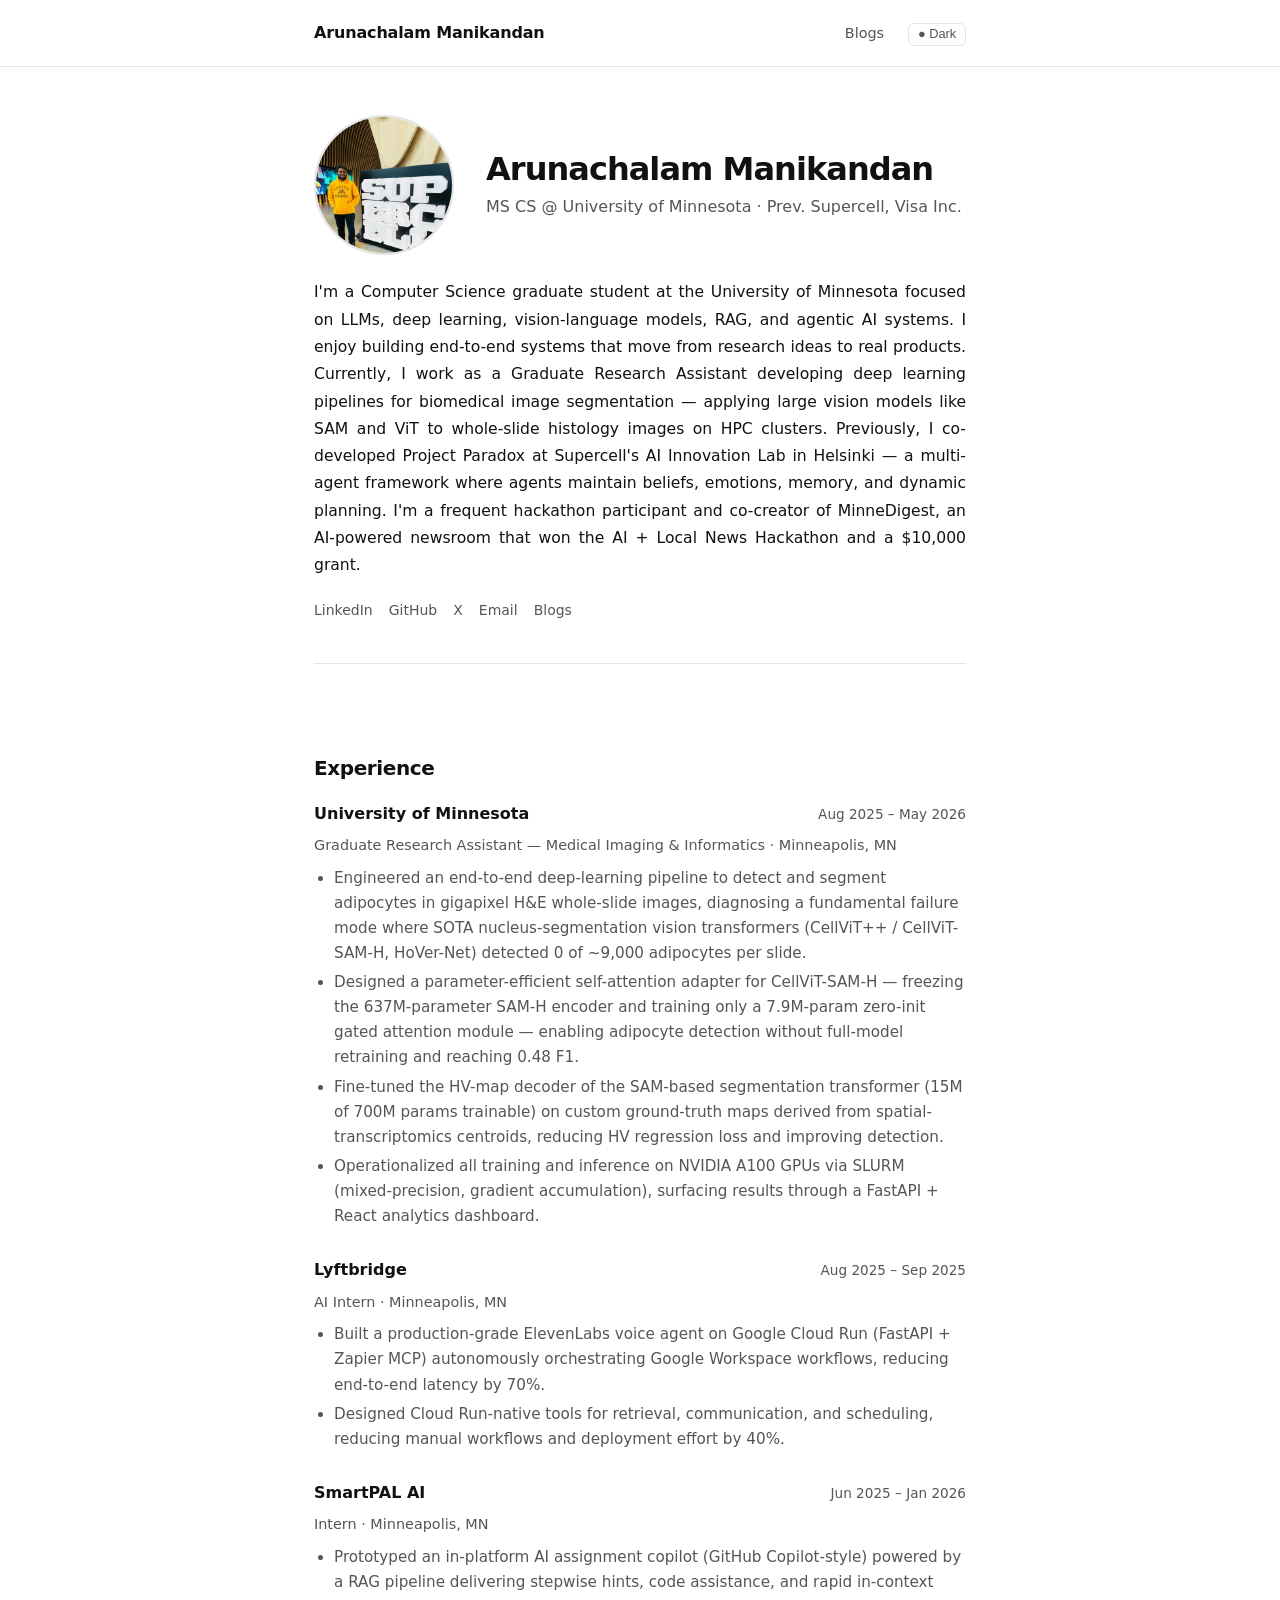
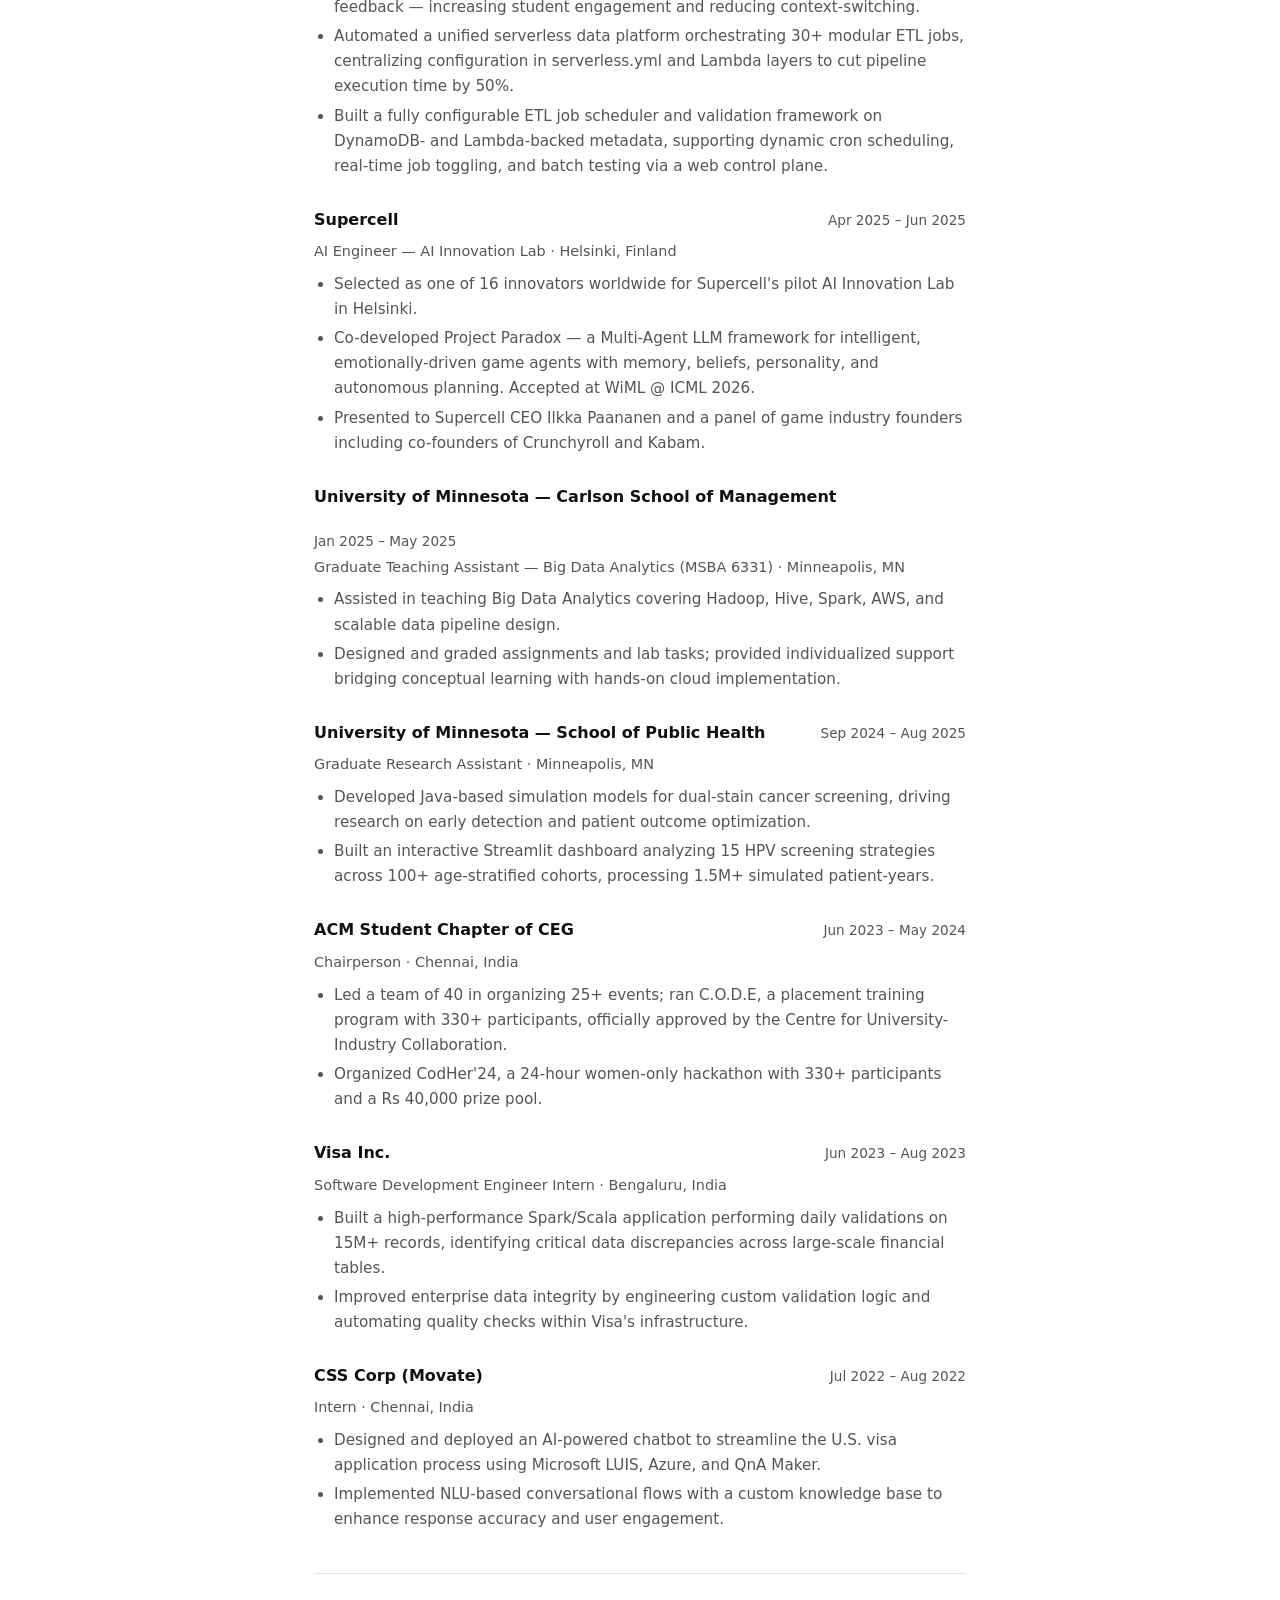
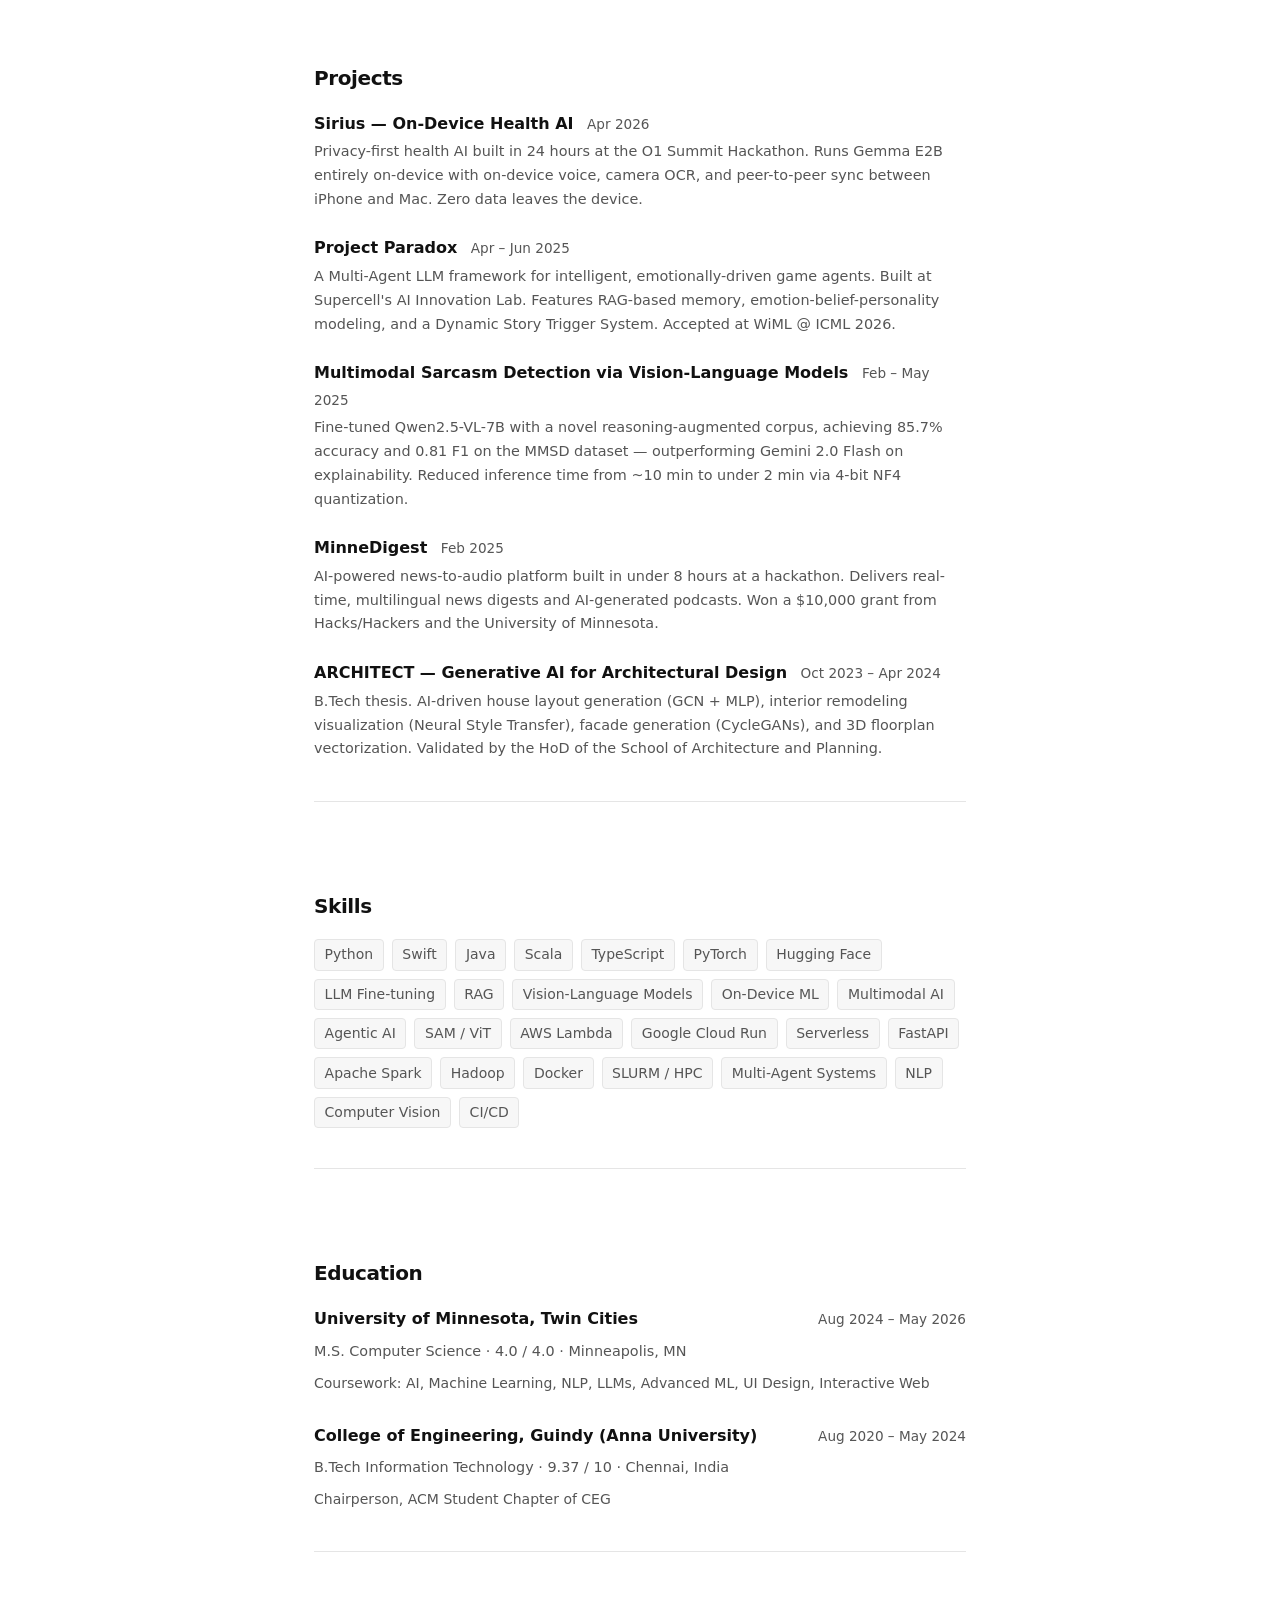
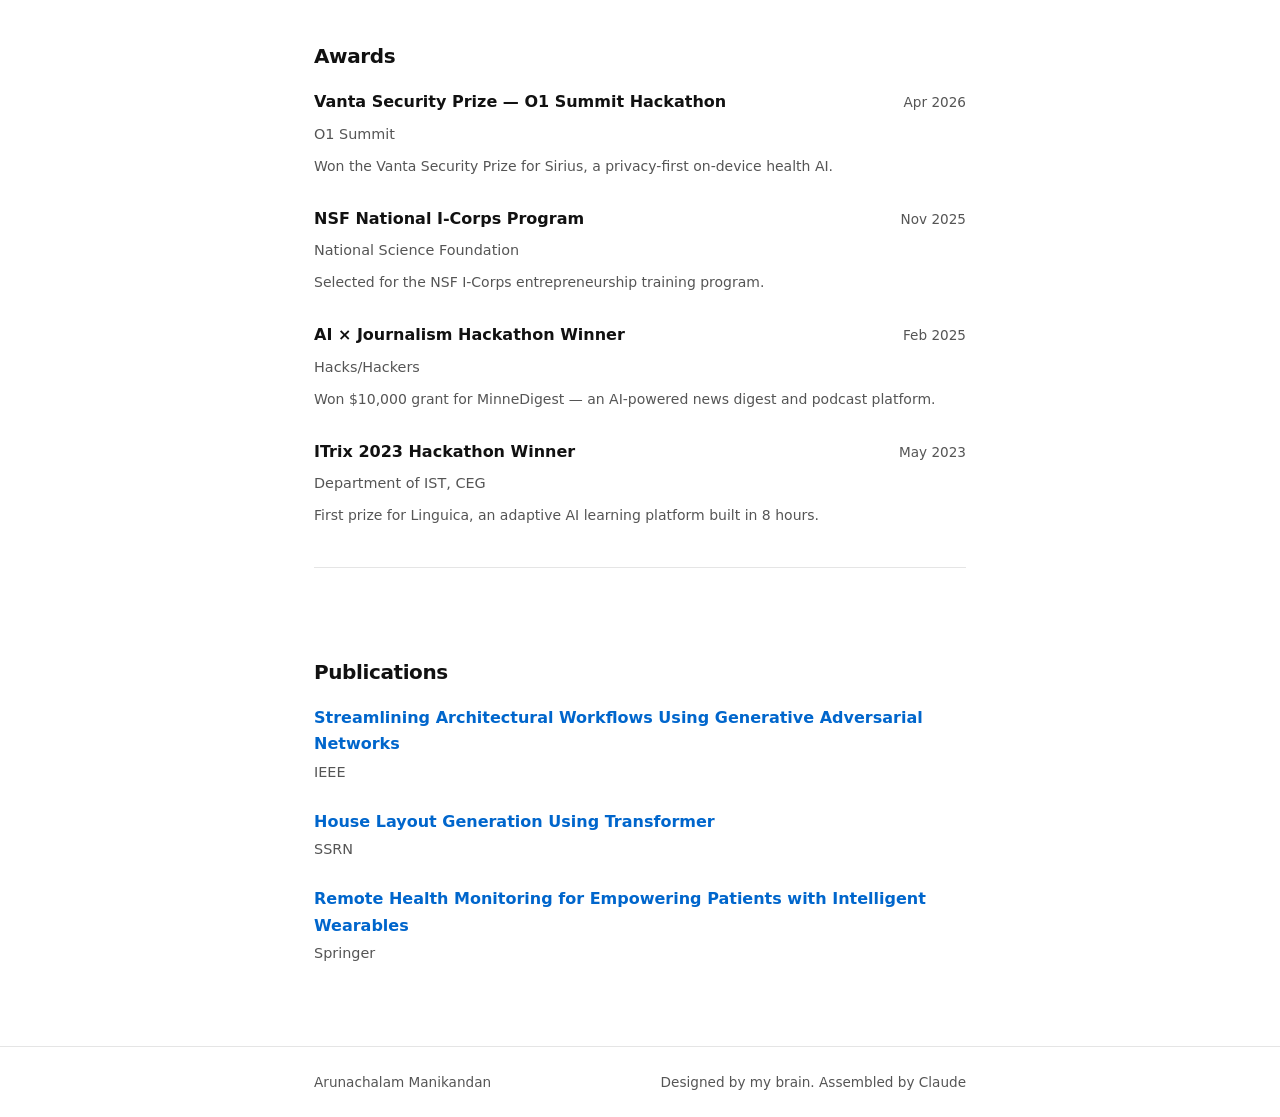
<file: index.html>
<!DOCTYPE html>
<html lang="en">
<head>
  <meta charset="UTF-8" />
  <meta name="viewport" content="width=device-width, initial-scale=1.0" />
  <title>Arunachalam Manikandan</title>
  <meta name="description" content="CS Grad Student at UMN · AI Engineer · Builder" />
  <link rel="icon" type="image/svg+xml" href="favicon.svg" />
  <link rel="stylesheet" href="style.css" />
</head>
<body>

  <nav>
    <div class="container">
      <a href="index.html" class="nav-name">Arunachalam Manikandan</a>
      <ul class="nav-links">
        <li><a href="blog.html">Blogs</a></li>
        <li><button class="theme-toggle" id="theme-btn" aria-label="Toggle theme">○ Light</button></li>
      </ul>
    </div>
  </nav>

  <main>
    <div class="container" id="profile-root">
      <p class="loading">Loading…</p>
    </div>
  </main>

  <div class="lightbox-overlay" id="lightbox">
    <img src="assets/avatar.jpg" alt="Arunachalam Manikandan" />
  </div>

  <footer>
    <div class="container">
      <span id="footer-name">Arunachalam Manikandan</span>
      <span>Designed by my brain. Assembled by Claude</span>
    </div>
  </footer>

  <script>
    (function() {
      const saved = localStorage.getItem('theme');
      const prefersDark = window.matchMedia('(prefers-color-scheme: dark)').matches;
      const theme = saved || (prefersDark ? 'dark' : 'light');
      document.documentElement.setAttribute('data-theme', theme);
    })();
  </script>
  <script>
    async function loadProfile() {
      const root = document.getElementById('profile-root');
      try {
        const res = await fetch('profile.json');
        if (!res.ok) throw new Error('Could not load profile data.');
        const p = await res.json();

        document.title = p.name;
        document.querySelector('meta[name="description"]').content = p.tagline;
        document.getElementById('footer-name').textContent = p.name;
        document.querySelector('.nav-name').textContent = p.name;

        root.innerHTML = `
          ${bio(p)}
          ${experience(p.experience)}
          ${projects(p.projects)}
          ${skills(p.skills)}
          ${education(p.education)}
          ${awards(p.awards)}
          ${publications(p.publications)}
        `;
      } catch (err) {
        root.innerHTML = `<p class="error-msg">${err.message}</p>`;
      }
    }

    function bio(p) {
      const links = Object.entries({
        LinkedIn: p.links.linkedin,
        GitHub:   p.links.github,
        X:        p.links.x,
        Email:    p.links.email ? `mailto:${p.links.email}` : null,
        Blogs:    'blog.html',
      })
        .filter(([, href]) => href)
        .map(([label, href]) => `<li><a href="${href}" ${href.startsWith('http') ? 'target="_blank" rel="noopener"' : ''}>${label}</a></li>`)
        .join('');

      return `
        <div class="section profile-header">
          <div class="profile-intro">
            <img src="assets/avatar.jpg" alt="${esc(p.name)}" class="profile-photo" />
            <div class="profile-intro-text">
              <h1>${esc(p.name)}</h1>
              <p class="tagline">${esc(p.tagline)}</p>
            </div>
          </div>
          <p class="bio">${esc(p.bio)}</p>
          <ul class="links-row">${links}</ul>
        </div>
      `;
    }

    function experience(items) {
      const entries = items.map(e => `
        <div class="entry">
          <div class="entry-header">
            <h3>${esc(e.company)}</h3>
            <span class="entry-meta">${esc(e.start)} – ${esc(e.end)}</span>
          </div>
          <p class="entry-sub">${esc(e.role)} · ${esc(e.location)}</p>
          ${e.bullets.length ? `<ul>${e.bullets.map(b => `<li>${esc(b)}</li>`).join('')}</ul>` : ''}
        </div>
      `).join('');
      return `<div class="section"><h2>Experience</h2>${entries}</div>`;
    }

    function projects(items) {
      const cards = items.map(proj => `
        <div class="project">
          <p class="project-title">
            ${proj.link
              ? `<a href="${proj.link}" target="_blank" rel="noopener">${esc(proj.name)}</a>`
              : esc(proj.name)}
            <span style="font-weight:400; color:var(--text-muted); font-size:0.85rem; margin-left:0.5rem;">${esc(proj.date)}</span>
          </p>
          <p class="project-desc">${esc(proj.description)}</p>
        </div>
      `).join('');
      return `<div class="section"><h2>Projects</h2>${cards}</div>`;
    }

    function skills(items) {
      const tags = items.map(s => `<li>${esc(s)}</li>`).join('');
      return `<div class="section"><h2>Skills</h2><ul class="skills-list">${tags}</ul></div>`;
    }

    function education(items) {
      const entries = items.map(e => `
        <div class="entry">
          <div class="entry-header">
            <h3>${esc(e.school)}</h3>
            <span class="entry-meta">${esc(e.start)} – ${esc(e.end)}</span>
          </div>
          <p class="entry-sub">${esc(e.degree)} · ${esc(e.gpa)} · ${esc(e.location)}</p>
          ${e.notes ? `<p style="font-size:0.875rem; color:var(--text-muted);">${esc(e.notes)}</p>` : ''}
        </div>
      `).join('');
      return `<div class="section"><h2>Education</h2>${entries}</div>`;
    }

    function awards(items) {
      const entries = items.map(a => `
        <div class="entry">
          <div class="entry-header">
            <h3>${esc(a.title)}</h3>
            <span class="entry-meta">${esc(a.date)}</span>
          </div>
          <p class="entry-sub">${esc(a.issuer)}</p>
          <p style="font-size:0.875rem; color:var(--text-muted);">${esc(a.description)}</p>
        </div>
      `).join('');
      return `<div class="section"><h2>Awards</h2>${entries}</div>`;
    }

    function publications(items) {
      const entries = items.map(pub => `
        <div class="project">
          <p class="project-title">
            <a href="${pub.link}" target="_blank" rel="noopener">${esc(pub.title)}</a>
          </p>
          <p class="project-desc">${esc(pub.venue)}</p>
        </div>
      `).join('');
      return `<div class="section"><h2>Publications</h2>${entries}</div>`;
    }

    function esc(str) {
      if (!str) return '';
      return String(str)
        .replace(/&/g, '&amp;')
        .replace(/</g, '&lt;')
        .replace(/>/g, '&gt;')
        .replace(/"/g, '&quot;');
    }

    loadProfile();

    // Lightbox — double-click profile photo
    document.addEventListener('dblclick', e => {
      if (e.target.classList.contains('profile-photo')) {
        document.getElementById('lightbox').classList.add('open');
      }
    });
    document.getElementById('lightbox').addEventListener('click', () => {
      document.getElementById('lightbox').classList.remove('open');
    });
    document.addEventListener('keydown', e => {
      if (e.key === 'Escape') document.getElementById('lightbox').classList.remove('open');
    });

    // Theme toggle
    const btn = document.getElementById('theme-btn');
    function applyTheme(t) {
      document.documentElement.setAttribute('data-theme', t);
      localStorage.setItem('theme', t);
      btn.textContent = t === 'dark' ? '○ Light' : '● Dark';
    }
    applyTheme(localStorage.getItem('theme') || (window.matchMedia('(prefers-color-scheme: dark)').matches ? 'dark' : 'light'));
    btn.addEventListener('click', () => {
      applyTheme(document.documentElement.getAttribute('data-theme') === 'dark' ? 'light' : 'dark');
    });
  </script>

</body>
</html>
</file>
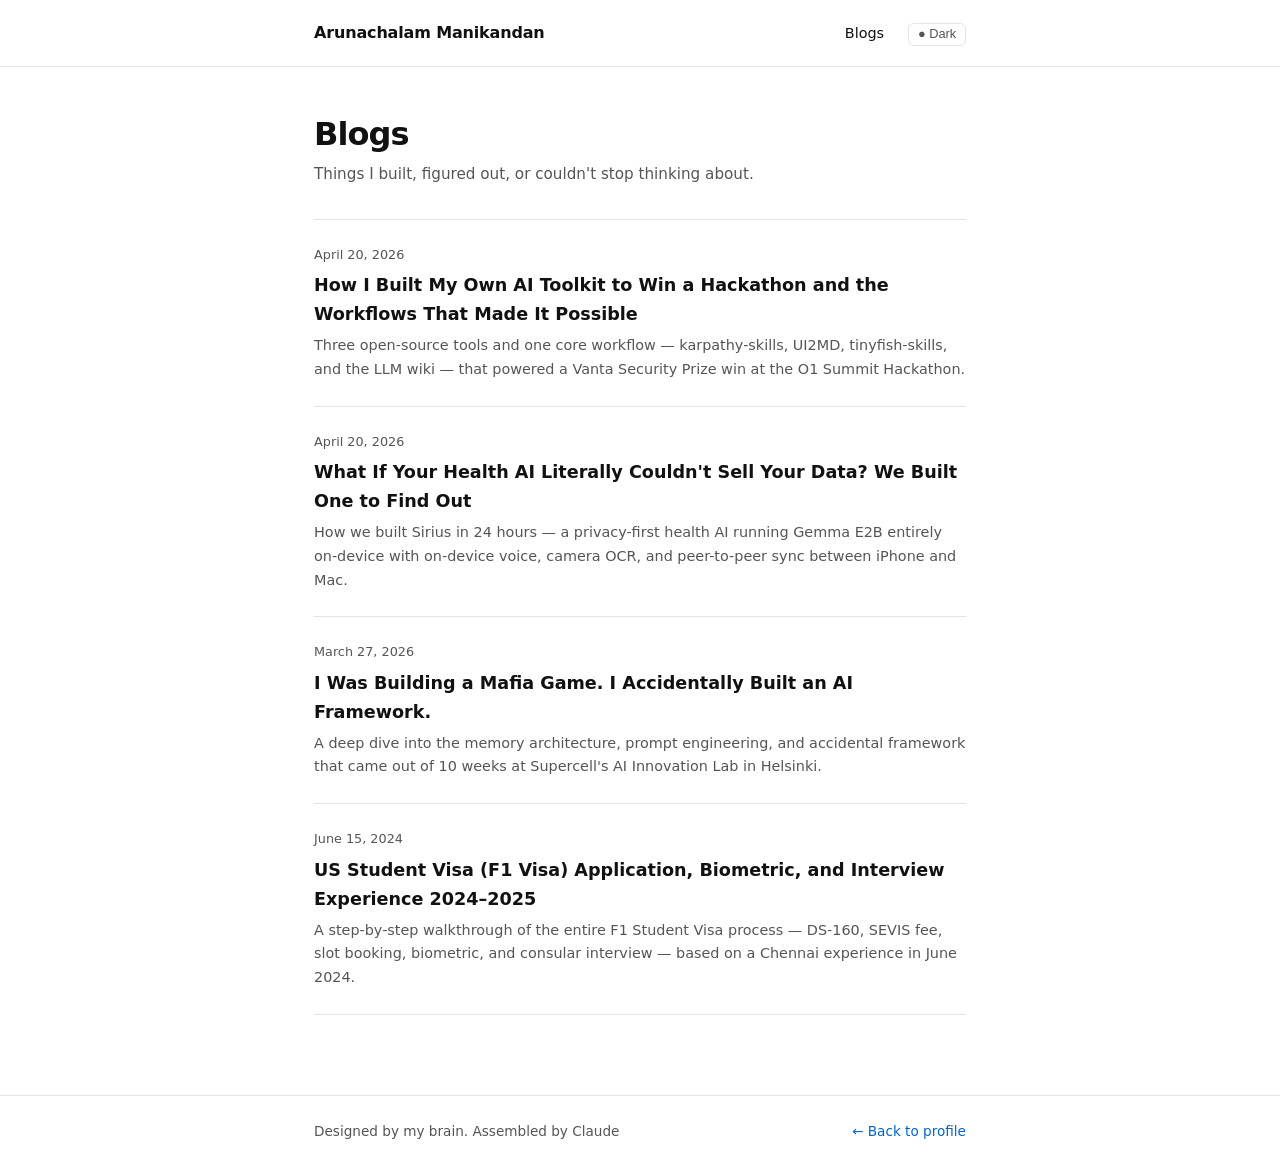
<file: blog.html>
<!DOCTYPE html>
<html lang="en">
<head>
  <meta charset="UTF-8" />
  <meta name="viewport" content="width=device-width, initial-scale=1.0" />
  <title>Blogs · Arunachalam Manikandan</title>
  <meta name="description" content="Writing on software, systems, and ideas." />
  <link rel="icon" type="image/svg+xml" href="favicon.svg" />
  <link rel="stylesheet" href="style.css" />
</head>
<body>

  <nav>
    <div class="container">
      <a href="index.html" class="nav-name">Arunachalam Manikandan</a>
      <ul class="nav-links">
        <li><a href="blog.html" class="active">Blogs</a></li>
        <li><button class="theme-toggle" id="theme-btn" aria-label="Toggle theme">○ Light</button></li>
      </ul>
    </div>
  </nav>

  <main>
    <div class="container">
      <div class="section">
        <h1>Blogs</h1>
        <p style="color: var(--text-muted); margin-top: 0.5rem; font-size: 0.95rem;">
          Things I built, figured out, or couldn't stop thinking about.
        </p>
        <ul class="post-list" id="post-list" style="margin-top: 2rem;">
          <li class="loading">Loading posts…</li>
        </ul>
      </div>
    </div>
  </main>

  <footer>
    <div class="container">
      <span>Designed by my brain. Assembled by Claude</span>
      <a href="index.html">← Back to profile</a>
    </div>
  </footer>

  <script>
    (function() {
      const saved = localStorage.getItem('theme');
      const prefersDark = window.matchMedia('(prefers-color-scheme: dark)').matches;
      document.documentElement.setAttribute('data-theme', saved || (prefersDark ? 'dark' : 'light'));
    })();
  </script>
  <script>
    async function loadPosts() {
      const list = document.getElementById('post-list');

      try {
        const res = await fetch('posts/manifest.json');
        if (!res.ok) throw new Error('Could not load posts.');
        const posts = await res.json();

        if (posts.length === 0) {
          list.innerHTML = '<li class="loading">No posts yet.</li>';
          return;
        }

        list.innerHTML = posts
          .sort((a, b) => new Date(b.date) - new Date(a.date))
          .map(post => `
            <li class="post-item">
              <a href="post.html?slug=${encodeURIComponent(post.slug)}">
                <p class="post-date">${formatDate(post.date)}</p>
                <p class="post-title">${escapeHtml(post.title)}</p>
                ${post.description ? `<p class="post-desc">${escapeHtml(post.description)}</p>` : ''}
              </a>
            </li>
          `).join('');
      } catch (err) {
        list.innerHTML = `<li class="error-msg">Failed to load posts: ${err.message}</li>`;
      }
    }

    function formatDate(dateStr) {
      return new Date(dateStr).toLocaleDateString('en-US', {
        year: 'numeric', month: 'long', day: 'numeric'
      });
    }

    function escapeHtml(str) {
      return str
        .replace(/&/g, '&amp;')
        .replace(/</g, '&lt;')
        .replace(/>/g, '&gt;')
        .replace(/"/g, '&quot;');
    }

    loadPosts();

    const btn = document.getElementById('theme-btn');
    function applyTheme(t) {
      document.documentElement.setAttribute('data-theme', t);
      localStorage.setItem('theme', t);
      btn.textContent = t === 'dark' ? '○ Light' : '● Dark';
    }
    applyTheme(localStorage.getItem('theme') || (window.matchMedia('(prefers-color-scheme: dark)').matches ? 'dark' : 'light'));
    btn.addEventListener('click', () => {
      applyTheme(document.documentElement.getAttribute('data-theme') === 'dark' ? 'light' : 'dark');
    });
  </script>

</body>
</html>
</file>
<file: style.css>
/* ── Design tokens ───────────────────────────────────────────── */
:root {
  --bg:        #ffffff;
  --bg-subtle: #f7f7f7;
  --text:      #111111;
  --text-muted:#555555;
  --border:    #e5e5e5;
  --accent:    #0066cc;
  --max-w:     700px;
  --font:      system-ui, -apple-system, BlinkMacSystemFont, "Segoe UI", sans-serif;
  --mono:      ui-monospace, "SFMono-Regular", Menlo, monospace;
}

@media (prefers-color-scheme: dark) {
  :root:not([data-theme="light"]) {
    --bg:        #0f0f0f;
    --bg-subtle: #1a1a1a;
    --text:      #eeeeee;
    --text-muted:#888888;
    --border:    #2a2a2a;
    --accent:    #4d9fff;
  }
}

[data-theme="dark"] {
  --bg:        #0f0f0f;
  --bg-subtle: #1a1a1a;
  --text:      #eeeeee;
  --text-muted:#888888;
  --border:    #2a2a2a;
  --accent:    #4d9fff;
}

[data-theme="light"] {
  --bg:        #ffffff;
  --bg-subtle: #f7f7f7;
  --text:      #111111;
  --text-muted:#555555;
  --border:    #e5e5e5;
  --accent:    #0066cc;
}

/* ── Reset ───────────────────────────────────────────────────── */
*, *::before, *::after { box-sizing: border-box; margin: 0; padding: 0; }

/* ── Base ────────────────────────────────────────────────────── */
html { font-size: 16px; -webkit-text-size-adjust: 100%; }

body {
  background: var(--bg);
  color: var(--text);
  font-family: var(--font);
  line-height: 1.65;
  min-height: 100vh;
  display: flex;
  flex-direction: column;
}

/* ── Layout ──────────────────────────────────────────────────── */
.container {
  width: 100%;
  max-width: var(--max-w);
  margin: 0 auto;
  padding: 0 1.5rem;
}

main {
  flex: 1;
  padding: 3rem 0 5rem;
}

/* ── Nav ─────────────────────────────────────────────────────── */
nav {
  border-bottom: 1px solid var(--border);
  padding: 1.25rem 0;
}

nav .container {
  display: flex;
  align-items: center;
  justify-content: space-between;
}

nav .nav-name {
  font-weight: 600;
  font-size: 1rem;
  color: var(--text);
  text-decoration: none;
  letter-spacing: -0.01em;
  transition: color 0.15s;
}

nav .nav-name:hover {
  color: var(--accent);
  opacity: 1;
}

nav .nav-links {
  display: flex;
  gap: 1.5rem;
  list-style: none;
}

nav .nav-links a {
  font-size: 0.9rem;
  color: var(--text-muted);
  text-decoration: none;
}

nav .nav-links a:hover,
nav .nav-links a.active {
  color: var(--text);
}

.theme-toggle {
  background: none;
  border: 1px solid var(--border);
  border-radius: 6px;
  color: var(--text-muted);
  cursor: pointer;
  font-size: 0.8rem;
  padding: 0.25rem 0.55rem;
  line-height: 1;
  transition: color 0.15s, border-color 0.15s;
}

.theme-toggle:hover {
  color: var(--text);
  border-color: var(--text-muted);
}

/* ── Typography ──────────────────────────────────────────────── */
h1 { font-size: 2rem; font-weight: 700; letter-spacing: -0.03em; line-height: 1.2; }
h2 { font-size: 1.25rem; font-weight: 600; letter-spacing: -0.02em; margin-top: 3rem; margin-bottom: 1rem; }
h3 { font-size: 1rem; font-weight: 600; margin-bottom: 0.25rem; }

p { margin-bottom: 1rem; }
p:last-child { margin-bottom: 0; }

a { color: var(--accent); text-decoration: none; }
a:hover { opacity: 0.75; }

/* ── Section divider ─────────────────────────────────────────── */
.section {
  padding-top: 2.5rem;
  border-top: 1px solid var(--border);
  margin-top: 2.5rem;
}

.section:first-child {
  border-top: none;
  margin-top: 0;
  padding-top: 0;
}

/* ── Footer ──────────────────────────────────────────────────── */
footer {
  border-top: 1px solid var(--border);
  padding: 1.5rem 0;
  font-size: 0.85rem;
  color: var(--text-muted);
}

footer .container {
  display: flex;
  justify-content: space-between;
  align-items: center;
  gap: 1rem;
  flex-wrap: wrap;
}

/* ── Profile header ──────────────────────────────────────────── */
.profile-header { margin-bottom: 2rem; }

.profile-intro {
  display: flex;
  align-items: center;
  gap: 2rem;
  margin-bottom: 1.5rem;
}

.profile-photo {
  width: 140px;
  height: 140px;
  border-radius: 50%;
  object-fit: cover;
  object-position: 25% top;
  flex-shrink: 0;
  border: 2px solid var(--border);
}

.profile-intro-text { flex: 1; }
.profile-intro-text h1 { margin-bottom: 0.35rem; }

.profile-header .tagline {
  font-size: 1rem;
  color: var(--text-muted);
  margin-bottom: 0;
}

.profile-header .bio {
  font-size: 0.975rem;
  text-align: justify;
  hyphens: auto;
  line-height: 1.75;
  margin-top: 1.25rem;
}

@media (max-width: 480px) {
  .profile-intro { gap: 1.25rem; }
  .profile-photo { width: 90px; height: 90px; }
}

/* ── Links row ───────────────────────────────────────────────── */
.links-row {
  display: flex;
  flex-wrap: wrap;
  gap: 1rem;
  list-style: none;
  margin-top: 1.25rem;
}

.links-row a {
  font-size: 0.875rem;
  color: var(--text-muted);
  display: flex;
  align-items: center;
  gap: 0.35rem;
}

.links-row a:hover { color: var(--accent); text-decoration: none; }

/* ── Experience / Education entries ──────────────────────────── */
.entry { margin-bottom: 1.75rem; }
.entry:last-child { margin-bottom: 0; }

.entry-header {
  display: flex;
  justify-content: space-between;
  align-items: baseline;
  gap: 1rem;
  flex-wrap: wrap;
  margin-bottom: 0.2rem;
}

.entry-meta {
  font-size: 0.85rem;
  color: var(--text-muted);
  white-space: nowrap;
}

.entry-sub {
  font-size: 0.9rem;
  color: var(--text-muted);
  margin-bottom: 0.5rem;
}

.entry ul {
  padding-left: 1.25rem;
  font-size: 0.95rem;
  color: var(--text-muted);
}

.entry ul li { margin-bottom: 0.25rem; }

/* ── Projects ────────────────────────────────────────────────── */
.project { margin-bottom: 1.5rem; }
.project:last-child { margin-bottom: 0; }

.project-title {
  font-weight: 600;
  font-size: 1rem;
  margin-bottom: 0.2rem;
}

.project-desc {
  font-size: 0.9rem;
  color: var(--text-muted);
  margin-bottom: 0.3rem;
}

/* ── Skills ──────────────────────────────────────────────────── */
.skills-list {
  display: flex;
  flex-wrap: wrap;
  gap: 0.5rem;
  list-style: none;
}

.skills-list li {
  font-size: 0.875rem;
  color: var(--text-muted);
  background: var(--bg-subtle);
  border: 1px solid var(--border);
  border-radius: 4px;
  padding: 0.2rem 0.6rem;
}

/* ── Blog list ───────────────────────────────────────────────── */
.post-list { list-style: none; }

.post-item {
  padding: 1.5rem 0;
  border-bottom: 1px solid var(--border);
}

.post-item:first-child { border-top: 1px solid var(--border); }

.post-item a { text-decoration: none; display: block; }
.post-item a:hover .post-title { color: var(--accent); }

.post-title {
  font-size: 1.1rem;
  font-weight: 600;
  color: var(--text);
  margin-bottom: 0.3rem;
}

.post-date {
  font-size: 0.8rem;
  color: var(--text-muted);
  margin-bottom: 0.4rem;
}

.post-desc {
  font-size: 0.9rem;
  color: var(--text-muted);
}

/* ── Blog post prose ─────────────────────────────────────────── */
.prose a { text-decoration: underline; text-decoration-color: var(--border); text-underline-offset: 3px; }
.prose a:hover { text-decoration-color: var(--accent); opacity: 1; }

.prose h1 { margin-bottom: 0.5rem; }
.prose h2 { font-size: 1.2rem; }
.prose h3 { font-size: 1rem; }

.prose p,
.prose ul,
.prose ol,
.prose blockquote,
.prose pre { margin-bottom: 1.25rem; }

.prose ul, .prose ol { padding-left: 1.5rem; }
.prose li { margin-bottom: 0.3rem; }

.prose blockquote {
  border-left: 3px solid var(--border);
  padding-left: 1rem;
  color: var(--text-muted);
  font-style: italic;
}

.prose pre {
  background: var(--bg-subtle);
  border: 1px solid var(--border);
  border-radius: 6px;
  padding: 1rem;
  overflow-x: auto;
  font-family: var(--mono);
  font-size: 0.875rem;
}

.prose code {
  font-family: var(--mono);
  font-size: 0.875em;
  background: var(--bg-subtle);
  border: 1px solid var(--border);
  border-radius: 3px;
  padding: 0.1em 0.3em;
}

.prose pre code {
  background: none;
  border: none;
  padding: 0;
  font-size: inherit;
}

.prose img {
  max-width: 100%;
  border-radius: 6px;
  margin: 0.5rem 0;
}

.prose hr {
  border: none;
  border-top: 1px solid var(--border);
  margin: 2rem 0;
}

/* ── Back button ─────────────────────────────────────────────── */
.back-link {
  display: inline-flex;
  align-items: center;
  gap: 0.35rem;
  font-size: 0.85rem;
  color: var(--text-muted);
  text-decoration: none;
  margin-bottom: 2rem;
  transition: color 0.15s;
}

.back-link:hover {
  color: var(--text);
  opacity: 1;
}

/* ── Post meta (blog post page) ──────────────────────────────── */
.post-meta {
  display: flex;
  gap: 1rem;
  font-size: 0.85rem;
  color: var(--text-muted);
  margin-bottom: 2.5rem;
  padding-bottom: 1.5rem;
  border-bottom: 1px solid var(--border);
}

/* ── Lightbox ────────────────────────────────────────────────── */
.lightbox-overlay {
  display: none;
  position: fixed;
  inset: 0;
  background: rgba(0, 0, 0, 0.85);
  z-index: 1000;
  align-items: center;
  justify-content: center;
  cursor: zoom-out;
  backdrop-filter: blur(4px);
}

.lightbox-overlay.open {
  display: flex;
}

.lightbox-overlay img {
  max-width: min(480px, 90vw);
  max-height: 90vh;
  border-radius: 50%;
  object-fit: cover;
  object-position: 25% top;
  box-shadow: 0 8px 48px rgba(0,0,0,0.6);
  animation: lb-in 0.18s ease;
}

@keyframes lb-in {
  from { opacity: 0; transform: scale(0.92); }
  to   { opacity: 1; transform: scale(1); }
}

.profile-photo { cursor: zoom-in; }

/* ── States ──────────────────────────────────────────────────── */
.loading, .error-msg {
  color: var(--text-muted);
  font-size: 0.9rem;
  padding: 2rem 0;
}

/* ── Responsive ──────────────────────────────────────────────── */
@media (max-width: 480px) {
  h1 { font-size: 1.6rem; }
  .entry-header { flex-direction: column; gap: 0.1rem; }
  .entry-meta { white-space: normal; }
  footer .container { flex-direction: column; align-items: flex-start; }
}
</file>
